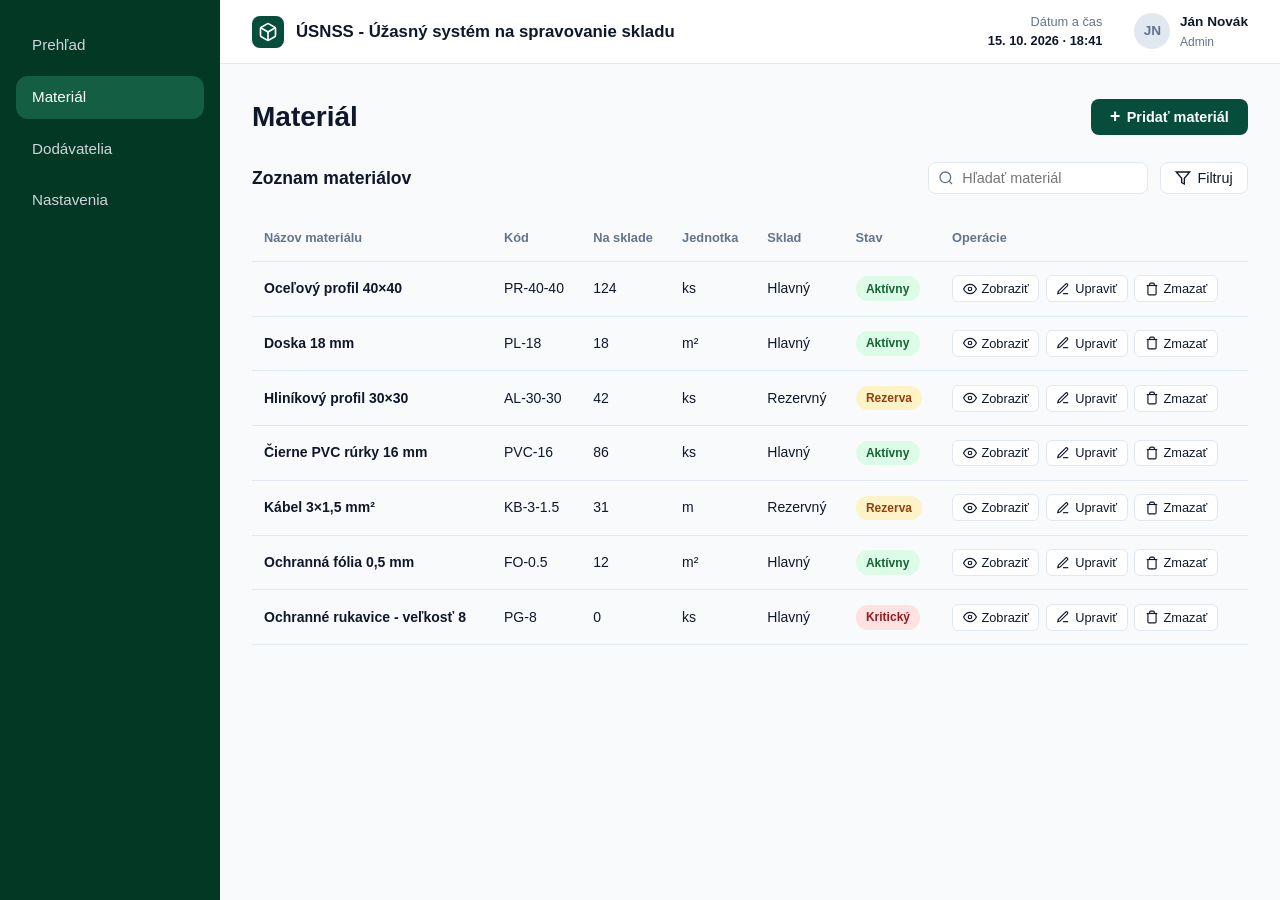
<file: html/index.html>
<!DOCTYPE html>
<html lang="sk">
<head>
    <meta charset="UTF-8">
    <meta name="viewport" content="width=device-width, initial-scale=1.0">
    <title>ÚSNSS - Úžasný systém na spravovanie skladu</title>
    <link rel="stylesheet" href="layout.css">
    <link rel="stylesheet" href="material.css">
</head>
<body>

<div class="app-layout">
    <!-- Bočný navigačný panel (Left Sidebar) -->
    <aside class="sidebar">
        <nav class="sidebar-nav">
            <a href="template.html" class="nav-item">Prehľad</a>
            <a href="#" class="nav-item active">Materiál</a>
            <a href="#" class="nav-item">Dodávatelia</a>
            <a href="#" class="nav-item">Nastavenia</a>
        </nav>
    </aside>

    <!-- Hlavná časť aplikácie -->
    <div class="main-wrapper">
        <!-- Horná lišta -->
        <header class="top-header">
            <div class="brand">
                <div class="logo-icon">
                    <svg viewBox="0 0 24 24" width="20" height="20" stroke="currentColor" stroke-width="2" fill="none" stroke-linecap="round" stroke-linejoin="round">
                        <path d="M21 16V8a2 2 0 0 0-1-1.73l-7-4a2 2 0 0 0-2 0l-7 4A2 2 0 0 0 3 8v8a2 2 0 0 0 1 1.73l7 4a2 2 0 0 0 2 0l7-4A2 2 0 0 0 21 16z"></path>
                        <polyline points="3.27 6.96 12 12.01 20.73 6.96"></polyline>
                        <line x1="12" y1="22.08" x2="12" y2="12"></line>
                    </svg>
                </div>
                <span class="app-title">ÚSNSS - Úžasný systém na spravovanie skladu</span>
            </div>
            <div class="header-right">
                <div class="datetime-info">
                    <span class="label">Dátum a čas</span>
                    <span class="value">15. 10. 2026 · 18:41</span>
                </div>
                <div class="user-profile">
                    <div class="avatar">JN</div>
                    <div class="user-details">
                        <span class="user-name">Ján Novák</span>
                        <span class="user-role">Admin</span>
                    </div>
                </div>
            </div>
        </header>

        <!-- Hlavný obsah -->
        <main class="main-content">
            <!-- Nadpis sekcie + Tlačidlo pridať -->
            <div class="page-header">
                <h1>Materiál</h1>
                <button type="button" class="btn btn-add">
                    <span class="plus-icon">+</span> Pridať materiál
                </button>
            </div>

            <!-- Karta s tabuľkou a filtrami -->
            <section class="card-container">
                <div class="card-toolbar">
                    <h2>Zoznam materiálov</h2>
                    <div class="toolbar-actions">
                        <div class="search-input-wrapper">
                            <svg class="search-icon" viewBox="0 0 24 24" width="16" height="16" stroke="currentColor" stroke-width="2" fill="none">
                                <circle cx="11" cy="11" r="8"></circle>
                                <line x1="21" y1="21" x2="16.65" y2="16.65"></line>
                            </svg>
                            <input type="text" placeholder="Hľadať materiál">
                        </div>
                        <button type="button" class="btn btn-filter">
                            <svg viewBox="0 0 24 24" width="16" height="16" stroke="currentColor" stroke-width="2" fill="none">
                                <polygon points="22 3 2 3 10 12.46 10 19 14 21 14 12.46 22 3"></polygon>
                            </svg>
                            Filtruj
                        </button>
                    </div>
                </div>

                <div class="table-wrapper">
                    <table>
                        <thead>
                        <tr>
                            <th>Názov materiálu</th>
                            <th>Kód</th>
                            <th>Na sklade</th>
                            <th>Jednotka</th>
                            <th>Sklad</th>
                            <th>Stav</th>
                            <th>Operácie</th>
                        </tr>
                        </thead>
                        <tbody>
                        <tr>
                            <td class="font-bold">Oceľový profil 40×40</td>
                            <td>PR-40-40</td>
                            <td>124</td>
                            <td>ks</td>
                            <td>Hlavný</td>
                            <td><span class="badge badge-active">Aktívny</span></td>
                            <td>
                                <div class="actions-group">
                                    <button class="btn-action">
                                        <svg viewBox="0 0 24 24" width="14" height="14" stroke="currentColor" stroke-width="2" fill="none"><path d="M1 12s4-8 11-8 11 8 11 8-4 8-11 8-11-8-11-8z"></path><circle cx="12" cy="12" r="3"></circle></svg>
                                        Zobraziť
                                    </button>
                                    <button class="btn-action">
                                        <svg viewBox="0 0 24 24" width="14" height="14" stroke="currentColor" stroke-width="2" fill="none"><path d="M12 20h9"></path><path d="M16.5 3.5a2.121 2.121 0 0 1 3 3L7 19l-4 1 1-4L16.5 3.5z"></path></svg>
                                        Upraviť
                                    </button>
                                    <button class="btn-action">
                                        <svg viewBox="0 0 24 24" width="14" height="14" stroke="currentColor" stroke-width="2" fill="none"><polyline points="3 6 5 6 21 6"></polyline><path d="M19 6v14a2 2 0 0 1-2 2H7a2 2 0 0 1-2-2V6m3 0V4a2 2 0 0 1 2-2h4a2 2 0 0 1 2 2v2"></path></svg>
                                        Zmazať
                                    </button>
                                </div>
                            </td>
                        </tr>
                        <tr>
                            <td class="font-bold">Doska 18 mm</td>
                            <td>PL-18</td>
                            <td>18</td>
                            <td>m²</td>
                            <td>Hlavný</td>
                            <td><span class="badge badge-active">Aktívny</span></td>
                            <td>
                                <div class="actions-group">
                                    <button class="btn-action"><svg viewBox="0 0 24 24" width="14" height="14" stroke="currentColor" stroke-width="2" fill="none"><path d="M1 12s4-8 11-8 11 8 11 8-4 8-11 8-11-8-11-8z"></path><circle cx="12" cy="12" r="3"></circle></svg> Zobraziť</button>
                                    <button class="btn-action"><svg viewBox="0 0 24 24" width="14" height="14" stroke="currentColor" stroke-width="2" fill="none"><path d="M12 20h9"></path><path d="M16.5 3.5a2.121 2.121 0 0 1 3 3L7 19l-4 1 1-4L16.5 3.5z"></path></svg> Upraviť</button>
                                    <button class="btn-action"><svg viewBox="0 0 24 24" width="14" height="14" stroke="currentColor" stroke-width="2" fill="none"><polyline points="3 6 5 6 21 6"></polyline><path d="M19 6v14a2 2 0 0 1-2 2H7a2 2 0 0 1-2-2V6m3 0V4a2 2 0 0 1 2-2h4a2 2 0 0 1 2 2v2"></path></svg> Zmazať</button>
                                </div>
                            </td>
                        </tr>
                        <tr>
                            <td class="font-bold">Hliníkový profil 30×30</td>
                            <td>AL-30-30</td>
                            <td>42</td>
                            <td>ks</td>
                            <td>Rezervný</td>
                            <td><span class="badge badge-reserve">Rezerva</span></td>
                            <td>
                                <div class="actions-group">
                                    <button class="btn-action"><svg viewBox="0 0 24 24" width="14" height="14" stroke="currentColor" stroke-width="2" fill="none"><path d="M1 12s4-8 11-8 11 8 11 8-4 8-11 8-11-8-11-8z"></path><circle cx="12" cy="12" r="3"></circle></svg> Zobraziť</button>
                                    <button class="btn-action"><svg viewBox="0 0 24 24" width="14" height="14" stroke="currentColor" stroke-width="2" fill="none"><path d="M12 20h9"></path><path d="M16.5 3.5a2.121 2.121 0 0 1 3 3L7 19l-4 1 1-4L16.5 3.5z"></path></svg> Upraviť</button>
                                    <button class="btn-action"><svg viewBox="0 0 24 24" width="14" height="14" stroke="currentColor" stroke-width="2" fill="none"><polyline points="3 6 5 6 21 6"></polyline><path d="M19 6v14a2 2 0 0 1-2 2H7a2 2 0 0 1-2-2V6m3 0V4a2 2 0 0 1 2-2h4a2 2 0 0 1 2 2v2"></path></svg> Zmazať</button>
                                </div>
                            </td>
                        </tr>
                        <tr>
                            <td class="font-bold">Čierne PVC rúrky 16 mm</td>
                            <td>PVC-16</td>
                            <td>86</td>
                            <td>ks</td>
                            <td>Hlavný</td>
                            <td><span class="badge badge-active">Aktívny</span></td>
                            <td>
                                <div class="actions-group">
                                    <button class="btn-action"><svg viewBox="0 0 24 24" width="14" height="14" stroke="currentColor" stroke-width="2" fill="none"><path d="M1 12s4-8 11-8 11 8 11 8-4 8-11 8-11-8-11-8z"></path><circle cx="12" cy="12" r="3"></circle></svg> Zobraziť</button>
                                    <button class="btn-action"><svg viewBox="0 0 24 24" width="14" height="14" stroke="currentColor" stroke-width="2" fill="none"><path d="M12 20h9"></path><path d="M16.5 3.5a2.121 2.121 0 0 1 3 3L7 19l-4 1 1-4L16.5 3.5z"></path></svg> Upraviť</button>
                                    <button class="btn-action"><svg viewBox="0 0 24 24" width="14" height="14" stroke="currentColor" stroke-width="2" fill="none"><polyline points="3 6 5 6 21 6"></polyline><path d="M19 6v14a2 2 0 0 1-2 2H7a2 2 0 0 1-2-2V6m3 0V4a2 2 0 0 1 2-2h4a2 2 0 0 1 2 2v2"></path></svg> Zmazať</button>
                                </div>
                            </td>
                        </tr>
                        <tr>
                            <td class="font-bold">Kábel 3×1,5 mm²</td>
                            <td>KB-3-1.5</td>
                            <td>31</td>
                            <td>m</td>
                            <td>Rezervný</td>
                            <td><span class="badge badge-reserve">Rezerva</span></td>
                            <td>
                                <div class="actions-group">
                                    <button class="btn-action"><svg viewBox="0 0 24 24" width="14" height="14" stroke="currentColor" stroke-width="2" fill="none"><path d="M1 12s4-8 11-8 11 8 11 8-4 8-11 8-11-8-11-8z"></path><circle cx="12" cy="12" r="3"></circle></svg> Zobraziť</button>
                                    <button class="btn-action"><svg viewBox="0 0 24 24" width="14" height="14" stroke="currentColor" stroke-width="2" fill="none"><path d="M12 20h9"></path><path d="M16.5 3.5a2.121 2.121 0 0 1 3 3L7 19l-4 1 1-4L16.5 3.5z"></path></svg> Upraviť</button>
                                    <button class="btn-action"><svg viewBox="0 0 24 24" width="14" height="14" stroke="currentColor" stroke-width="2" fill="none"><polyline points="3 6 5 6 21 6"></polyline><path d="M19 6v14a2 2 0 0 1-2 2H7a2 2 0 0 1-2-2V6m3 0V4a2 2 0 0 1 2-2h4a2 2 0 0 1 2 2v2"></path></svg> Zmazať</button>
                                </div>
                            </td>
                        </tr>
                        <tr>
                            <td class="font-bold">Ochranná fólia 0,5 mm</td>
                            <td>FO-0.5</td>
                            <td>12</td>
                            <td>m²</td>
                            <td>Hlavný</td>
                            <td><span class="badge badge-active">Aktívny</span></td>
                            <td>
                                <div class="actions-group">
                                    <button class="btn-action"><svg viewBox="0 0 24 24" width="14" height="14" stroke="currentColor" stroke-width="2" fill="none"><path d="M1 12s4-8 11-8 11 8 11 8-4 8-11 8-11-8-11-8z"></path><circle cx="12" cy="12" r="3"></circle></svg> Zobraziť</button>
                                    <button class="btn-action"><svg viewBox="0 0 24 24" width="14" height="14" stroke="currentColor" stroke-width="2" fill="none"><path d="M12 20h9"></path><path d="M16.5 3.5a2.121 2.121 0 0 1 3 3L7 19l-4 1 1-4L16.5 3.5z"></path></svg> Upraviť</button>
                                    <button class="btn-action"><svg viewBox="0 0 24 24" width="14" height="14" stroke="currentColor" stroke-width="2" fill="none"><polyline points="3 6 5 6 21 6"></polyline><path d="M19 6v14a2 2 0 0 1-2 2H7a2 2 0 0 1-2-2V6m3 0V4a2 2 0 0 1 2-2h4a2 2 0 0 1 2 2v2"></path></svg> Zmazať</button>
                                </div>
                            </td>
                        </tr>
                        <tr>
                            <td class="font-bold">Ochranné rukavice - veľkosť 8</td>
                            <td>PG-8</td>
                            <td>0</td>
                            <td>ks</td>
                            <td>Hlavný</td>
                            <td><span class="badge badge-critical">Kritický</span></td>
                            <td>
                                <div class="actions-group">
                                    <button class="btn-action"><svg viewBox="0 0 24 24" width="14" height="14" stroke="currentColor" stroke-width="2" fill="none"><path d="M1 12s4-8 11-8 11 8 11 8-4 8-11 8-11-8-11-8z"></path><circle cx="12" cy="12" r="3"></circle></svg> Zobraziť</button>
                                    <button class="btn-action"><svg viewBox="0 0 24 24" width="14" height="14" stroke="currentColor" stroke-width="2" fill="none"><path d="M12 20h9"></path><path d="M16.5 3.5a2.121 2.121 0 0 1 3 3L7 19l-4 1 1-4L16.5 3.5z"></path></svg> Upraviť</button>
                                    <button class="btn-action"><svg viewBox="0 0 24 24" width="14" height="14" stroke="currentColor" stroke-width="2" fill="none"><polyline points="3 6 5 6 21 6"></polyline><path d="M19 6v14a2 2 0 0 1-2 2H7a2 2 0 0 1-2-2V6m3 0V4a2 2 0 0 1 2-2h4a2 2 0 0 1 2 2v2"></path></svg> Zmazať</button>
                                </div>
                            </td>
                        </tr>
                        </tbody>
                    </table>
                </div>
            </section>
        </main>
    </div>
</div>

</body>
</html>
</file>
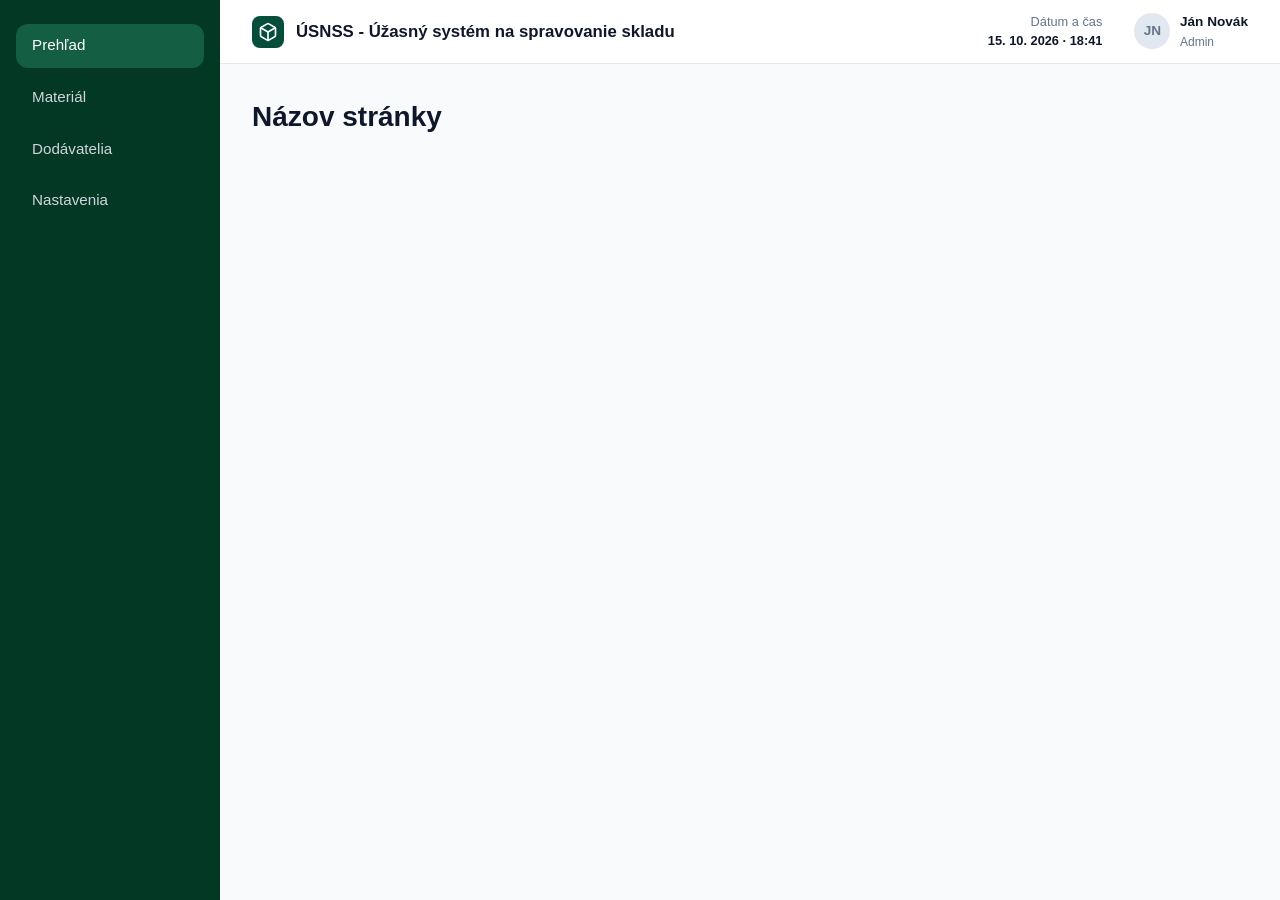
<file: html/template.html>
<!DOCTYPE html>
<html lang="sk">
<head>
    <meta charset="UTF-8">
    <meta name="viewport" content="width=device-width, initial-scale=1.0">
    <title>ÚSNSS - Nová stránka</title>
    <!-- Hlavný globálny CSS súbor pre layout -->
    <link rel="stylesheet" href="layout.css">
</head>
<body>

<div class="app-layout">
    <!-- Bočný navigačný panel (Left Sidebar) -->
    <aside class="sidebar">
        <nav class="sidebar-nav">
            <!-- Triedu 'active' pridáš na položku, na ktorej sa používateľ práve nachádza -->
            <a href="template.html" class="nav-item active">Prehľad</a>
            <a href="index.html" class="nav-item">Materiál</a>
            <a href="#" class="nav-item">Dodávatelia</a>
            <a href="#" class="nav-item">Nastavenia</a>
        </nav>
    </aside>

    <!-- Hlavný konajner aplikácie -->
    <div class="main-wrapper">
        <!-- Horná informačná lišta -->
        <header class="top-header">
            <div class="brand">
                <div class="logo-icon">
                    <svg viewBox="0 0 24 24" width="20" height="20" stroke="currentColor" stroke-width="2" fill="none" stroke-linecap="round" stroke-linejoin="round">
                        <path d="M21 16V8a2 2 0 0 0-1-1.73l-7-4a2 2 0 0 0-2 0l-7 4A2 2 0 0 0 3 8v8a2 2 0 0 0 1 1.73l7 4a2 2 0 0 0 2 0l7-4A2 2 0 0 0 21 16z"></path>
                        <polyline points="3.27 6.96 12 12.01 20.73 6.96"></polyline>
                        <line x1="12" y1="22.08" x2="12" y2="12"></line>
                    </svg>
                </div>
                <span class="app-title">ÚSNSS - Úžasný systém na spravovanie skladu</span>
            </div>
            <div class="header-right">
                <div class="datetime-info">
                    <span class="label">Dátum a čas</span>
                    <span class="value">15. 10. 2026 · 18:41</span>
                </div>
                <div class="user-profile">
                    <div class="avatar">JN</div>
                    <div class="user-details">
                        <span class="user-name">Ján Novák</span>
                        <span class="user-role">Admin</span>
                    </div>
                </div>
            </div>
        </header>

        <!-- Hlavná oblasť pre obsah (Prázdna šablóna) -->
        <main class="main-content">
            <div class="page-header">
                <h1>Názov stránky</h1>
                <!-- Priestor pre primárne tlačidlo (napr. Pridať položku) -->
            </div>

            <!-- Tu vkladáš konkrétny obsah konkrétnej stránky (napr. tabuľku, formulár, karty) -->
        </main>
    </div>
</div>

</body>
</html>
</file>
<file: html/layout.css>
* {
    box-sizing: border-box;
    margin: 0;
    padding: 0;
}

:root {
    --bg-page: #f8fafc;
    --sidebar-bg: #033824;
    --sidebar-hover: #054c32;
    --sidebar-active-bg: #145e43;

    --header-bg: #ffffff;
    --border-color: #e2e8f0;

    --text-primary: #0f172a;
    --text-muted: #64748b;
    --text-sidebar: #d1d5db;

    --green-primary: #064e3b;
    --green-primary-hover: #043e2f;
}

body {
    font-family: -apple-system, BlinkMacSystemFont, "Segoe UI", Roboto, sans-serif;
    background-color: var(--bg-page);
    color: var(--text-primary);
    line-height: 1.5;
}

.app-layout {
    display: flex;
    min-height: 100vh;
}

.sidebar {
    width: 220px;
    background-color: var(--sidebar-bg);
    padding: 1.5rem 1rem;
    flex-shrink: 0;
}

.sidebar-nav {
    display: flex;
    flex-direction: column;
    gap: 0.5rem;
}

.nav-item {
    color: var(--text-sidebar);
    text-decoration: none;
    padding: 0.65rem 1rem;
    border-radius: 12px;
    font-size: 0.95rem;
    font-weight: 500;
}

.nav-item:hover {
    background-color: var(--sidebar-hover);
    color: #ffffff;
}

.nav-item.active {
    background-color: var(--sidebar-active-bg);
    color: #ffffff;
}

.main-wrapper {
    flex: 1;
    display: flex;
    flex-direction: column;
    min-width: 0;
}

.top-header {
    background-color: var(--header-bg);
    height: 64px;
    padding: 0 2rem;
    display: flex;
    align-items: center;
    justify-content: space-between;
    border-bottom: 1px solid var(--border-color);
}

.brand {
    display: flex;
    align-items: center;
    gap: 0.75rem;
}

.logo-icon {
    background-color: var(--green-primary);
    color: #ffffff;
    width: 32px;
    height: 32px;
    border-radius: 8px;
    display: flex;
    align-items: center;
    justify-content: center;
}

.app-title {
    font-weight: 700;
    font-size: 1.05rem;
    color: var(--text-primary);
}

.header-right {
    display: flex;
    align-items: center;
    gap: 2rem;
}

.datetime-info {
    display: flex;
    flex-direction: column;
    align-items: flex-end;
    font-size: 0.8rem;
}

.datetime-info .label {
    color: var(--text-muted);
}

.datetime-info .value {
    font-weight: 600;
}

.user-profile {
    display: flex;
    align-items: center;
    gap: 0.6rem;
}

.avatar {
    background-color: #e2e8f0;
    color: var(--text-muted);
    width: 36px;
    height: 36px;
    border-radius: 50%;
    display: flex;
    align-items: center;
    justify-content: center;
    font-weight: 600;
    font-size: 0.85rem;
}

.user-details {
    display: flex;
    flex-direction: column;
    font-size: 0.85rem;
}

.user-name {
    font-weight: 700;
}

.user-role {
    color: var(--text-muted);
    font-size: 0.75rem;
}

.main-content {
    padding: 2rem;
    display: flex;
    flex-direction: column;
    gap: 1.5rem;
}

.page-header {
    display: flex;
    justify-content: space-between;
    align-items: center;
}

.page-header h1 {
    font-size: 1.75rem;
    font-weight: 700;
}

@media (max-width: 768px) {
    .app-layout {
        flex-direction: column;
    }

    .sidebar {
        width: 100%;
    }

    .sidebar-nav {
        flex-direction: row;
        overflow-x: auto;
    }

    .top-header {
        flex-direction: column;
        height: auto;
        padding: 1rem;
        gap: 0.75rem;
    }

    .datetime-info {
        align-items: center;
    }
}
</file>
<file: html/material.css>
/* ==========================================================================
   MATERIAL PAGE SPECIFIC STYLES (material.css)
   ========================================================================== */

/* FAREBNÉ PREMENNÉ PRE STRÁNKU MATERIÁL */
:root {
    --green-primary: #064e3b;
    --green-primary-hover: #043e2f;

    --badge-active-bg: #dcfce7;
    --badge-active-text: #166534;
    --badge-reserve-bg: #fef3c7;
    --badge-reserve-text: #92400e;
    --badge-critical-bg: #fee2e2;
    --badge-critical-text: #991b1b;
}

/* AKČNÉ TLAČIDLO V HLAVIČKE STRÁNKY */
.btn-add {
    background-color: var(--green-primary);
    color: #ffffff;
    border: none;
    padding: 0.6rem 1.2rem;
    border-radius: 8px;
    font-weight: 600;
    font-size: 0.9rem;
    cursor: pointer;
    display: flex;
    align-items: center;
    gap: 0.4rem;
}

.btn-add:hover {
    background-color: var(--green-primary-hover);
}

.plus-icon {
    font-size: 1.1rem;
    line-height: 1;
}

/* KARTA S OBSAHOM A TOOLBAR */
.card-toolbar {
    display: flex;
    justify-content: space-between;
    align-items: center;
    margin-bottom: 1.25rem;
}

.card-toolbar h2 {
    font-size: 1.1rem;
    font-weight: 700;
}

.toolbar-actions {
    display: flex;
    gap: 0.75rem;
}

/* VYHĽADÁVANIE A FILTRE */
.search-input-wrapper {
    position: relative;
    display: flex;
    align-items: center;
}

.search-icon {
    position: absolute;
    left: 10px;
    color: var(--text-muted, #64748b);
}

.search-input-wrapper input {
    padding: 0.45rem 0.75rem 0.45rem 2.1rem;
    border: 1px solid var(--border-color, #e2e8f0);
    border-radius: 8px;
    font-size: 0.9rem;
    outline: none;
    width: 220px;
}

.btn-filter {
    background-color: #ffffff;
    border: 1px solid var(--border-color, #e2e8f0);
    padding: 0.45rem 0.9rem;
    border-radius: 8px;
    font-size: 0.9rem;
    cursor: pointer;
    display: flex;
    align-items: center;
    gap: 0.4rem;
    color: var(--text-primary, #0f172a);
}

.btn-filter:hover {
    background-color: #f1f5f9;
}

/* TABUĽKA MATERIÁLOV */
.table-wrapper {
    overflow-x: auto;
}

table {
    width: 100%;
    border-collapse: collapse;
    text-align: left;
    font-size: 0.875rem;
}

th, td {
    padding: 0.85rem 0.75rem;
    border-bottom: 1px solid var(--border-color, #e2e8f0);
}

th {
    color: var(--text-muted, #64748b);
    font-weight: 600;
    font-size: 0.8rem;
}

.font-bold {
    font-weight: 600;
}

/* BADGES (ODZNAKY STAVU MATERIÁLU) */
.badge {
    padding: 0.2rem 0.65rem;
    border-radius: 12px;
    font-size: 0.75rem;
    font-weight: 600;
    display: inline-block;
}

.badge-active {
    background-color: var(--badge-active-bg);
    color: var(--badge-active-text);
}

.badge-reserve {
    background-color: var(--badge-reserve-bg);
    color: var(--badge-reserve-text);
}

.badge-critical {
    background-color: var(--badge-critical-bg);
    color: var(--badge-critical-text);
}

/* TLAČIDLÁ OPERÁCIÍ V TABUĽKE */
.actions-group {
    display: flex;
    gap: 0.4rem;
}

.btn-action {
    background-color: #ffffff;
    border: 1px solid var(--border-color, #e2e8f0);
    padding: 0.3rem 0.6rem;
    border-radius: 6px;
    font-size: 0.8rem;
    cursor: pointer;
    display: flex;
    align-items: center;
    gap: 0.3rem;
    color: var(--text-primary, #0f172a);
}

.btn-action:hover {
    background-color: #f8fafc;
}
</file>
